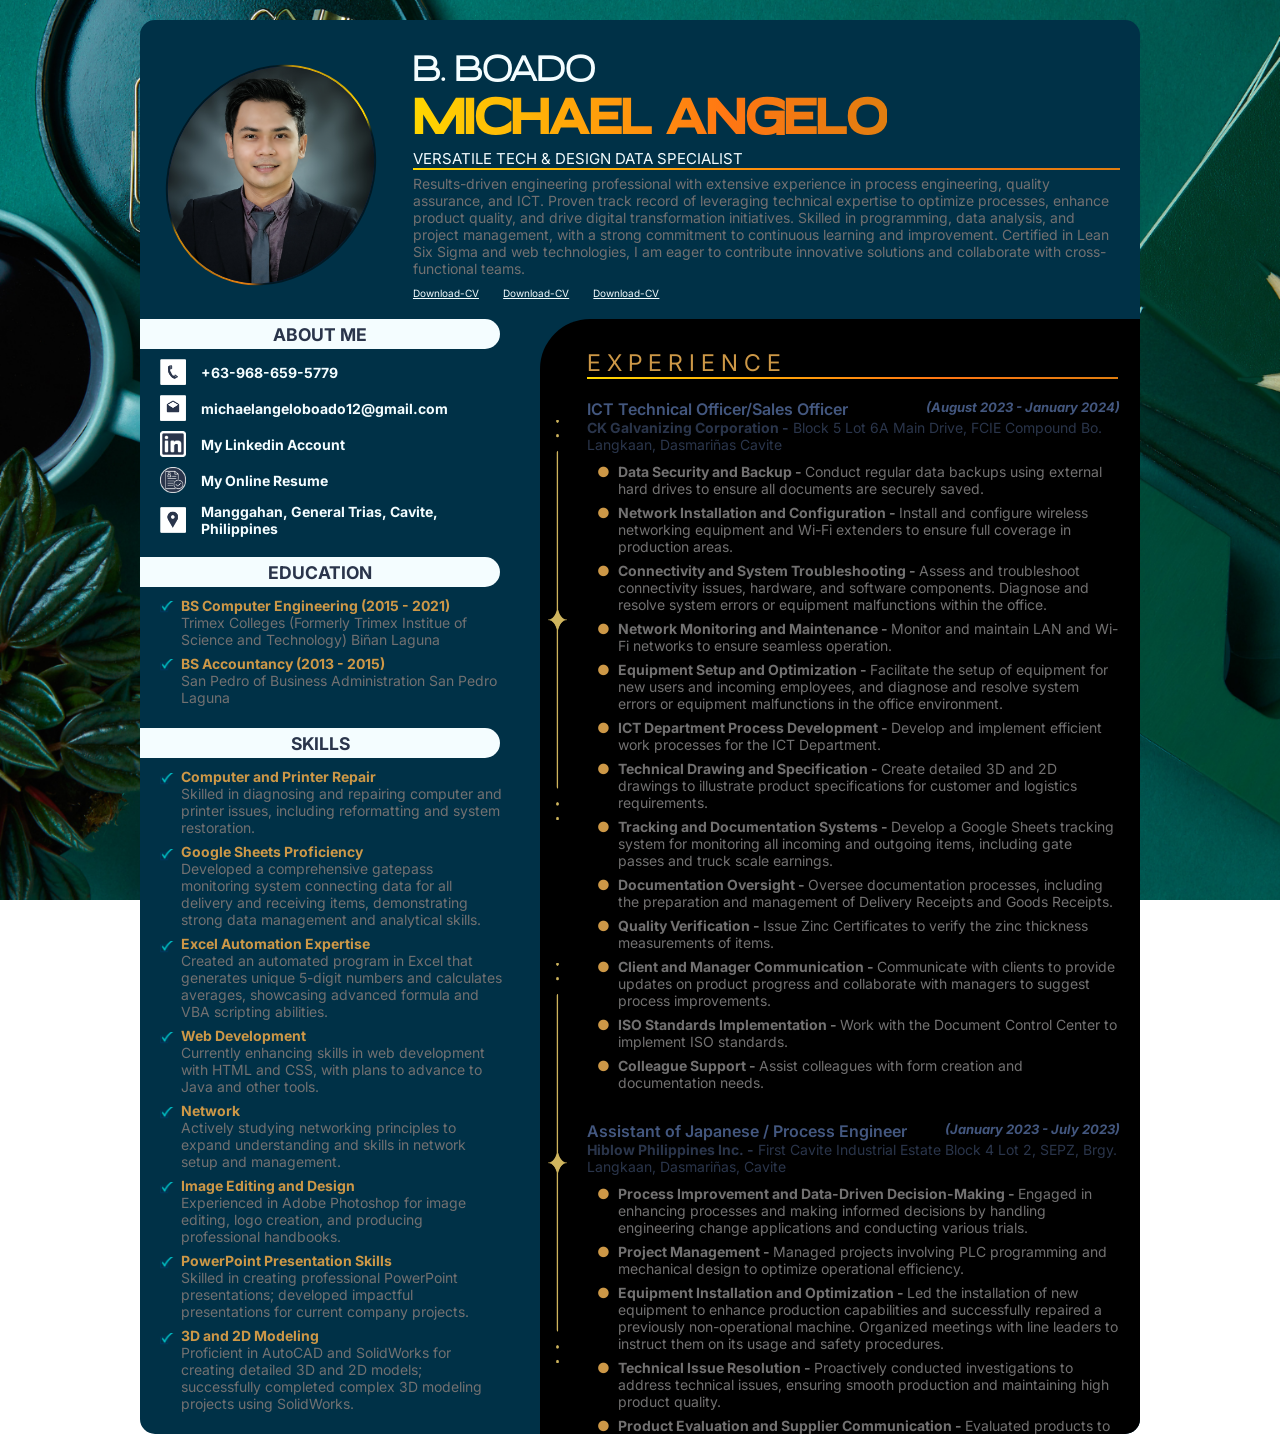
<file: index.html>
<!DOCTYPE html>
<html lang="en">
<head>
    <title>Resume</title>
    <meta charset="UTF-8" />
    <meta name="viewport" content="width=device-width, initial-scale=1.0" />
    <meta http-equiv="X-UA-Compatible" content="IE=edge" />
    
    <link rel="stylesheet" href="./CSS/style.css">
</head>
<body>
    <div class="container">
        <div class="profile_container">
            <div class="first_profile_container">
               <div class="outerMost_container_img">
                    <div class="imgContainer">
                        <div class="content">
                            <img class="image_container rotation" src="./Images/Items/Professional_Picture.jpg">
            
                            <div class="hoverImgContent">
                                <h2>THIS IS ME<br />
                                    <span>Design, Program & Technical skill</span>
                                </h2>
                                
                                <a href="https://www.linkedin.com/in/michael-angelo-boado-194408238" >Hire Me</a>
                            </div>
                        </div>
                    </div>

               </div>
                
                
                <div class="content_firstProfileContainer">
                    <h1 class="profile_name">
                        <span class="profile_name_lastName">B. Boado</span>
                        <span class="profile_name_firstName">Michael Angelo</span>
                    </h1>
                    
                    <h2 class="profile_title">Versatile Tech & Design Data Specialist</h2>
                    
                    <hr class="horizontalRule" />
                    
                    <p class="description">
                        Results-driven engineering professional with extensive experience in process engineering, quality assurance, and ICT. Proven
                        track record of leveraging technical expertise to optimize processes, enhance product quality, and drive digital transformation
                        initiatives. Skilled in programming, data analysis, and project management, with a strong commitment to continuous learning
                        and improvement. Certified in Lean Six Sigma and web technologies, I am eager to contribute innovative solutions and
                        collaborate with cross-functional teams.
                    </p>
                    
                    <!--for pdf resume download-->
                    <a class="downloadBtn" href="Michael_Angelo_Boado_CV_(3_pages).pdf" download="Michael Angelo Boado - CV.pdf" style="margin-right: 3%;">Download-CV</a> 
                    <a class="downloadBtn" href="Michael_Angelo_Boado_CV_WithDesign_(3_pages).pdf" download="Michael Angelo Boado - CV.pdf" style="margin-right: 3%;">Download-CV</a>
                    <a class="downloadBtn" href="Michael_Angelo_Boado_CV_(1-Page).pdf" download="Michael Angelo Boado - CV.pdf">Download-CV</a> 
                </div>
            </div>
        </div>
        
        <div class="left_container">
            <div class="group_1">
                <div class="indicator">
                    <h3>ABOUT ME</h3>
                </div>
                
                <div class="indicator_container">
                    <div class="content_aboutMeContainer">
                        <img class="logo" src="./Images/Items/phone_logo.png"/>
                        <p class="aboutMe_details"><b>+63-968-659-5779</b></p></div>
                        
                    <div class="content_aboutMeContainer">
                        <img class="logo" src="./Images/Items/email_logo.png"/>
                        <p class="aboutMe_details">
                            <b>michaelangeloboado12@gmail.com</b></p></div>
                        
                    <div class="content_aboutMeContainer">
                        <img class="logo" src="./Images/Items/linkedin_logo.png"/>
                        <a class="aboutMe_details anchorTag" 
                            href="https://www.linkedin.com/in/michael-angelo-boado-194408238" 
                            target="_blank">
                            <b>My Linkedin Account</b></a></div>
                    
                    <div class="content_aboutMeContainer">
                        <img class="logo" src="./Images/Items/resume_logo.png"/>
                        <a class="aboutMe_details anchorTag" 
                            href="https://mabbility.github.io/My-Online-Resume/" 
                            target="_blank">
                                <b>My Online Resume</b></a></div>
                    
                    <div class="content_aboutMeContainer">
                        <img class="logo" src="./Images/Items/location_logo.png"/>
                        <a class="aboutMe_details anchorTag" 
                            href="https://g.co/kgs/DFK6YFW" 
                            target="_blank">
                                <b>Manggahan, General Trias, Cavite, Philippines</b></a></div>
                </div>
            </div>
            
            <div class="group_2">
                <div class="indicator">
                    <h3>EDUCATION</h3>
                </div>
                
                <ul class="indicator_container">
                    <li class="MyCourse">
                        <a class="MyCourse" 
                           href="./Images/Acedemic_Certification/BSCOE_Certificate.png" 
                           target="_blank">
                            <b class="hoverEffect">BS Computer Engineering (2015 - 2021)</b></a>
                            
                        <p class="description">Trimex Colleges (Formerly Trimex Institue of Science and Technology) Biñan Laguna</p></li>
                        
                    <li class="MyCourse"><b>BS Accountancy (2013 - 2015)</b>
                       <p class="description">San Pedro of Business Administration San Pedro Laguna</p></li>
                </ul>
            </div>
            
            <div class="group_3">
                <div class="indicator">
                    <h3>SKILLS</h3>
                </div>
                
                <ul class="indicator_container">
                    <li class="MySkills"><b>Computer and Printer Repair</b> 
                        <p class="description">Skilled in diagnosing and repairing computer and printer issues, including
                        reformatting and system restoration.</p></li>
                        
                    <li class="MySkills"><b>Google Sheets Proficiency</b>
                       <p class="description">Developed a comprehensive gatepass monitoring system connecting data for all
                        delivery and receiving items, demonstrating strong data management and analytical skills.</p></li>
                    
                    <li class="MySkills"><b>Excel Automation Expertise</b>
                        <p class="description">Created an automated program in Excel that generates unique 5-digit numbers and
                        calculates averages, showcasing advanced formula and VBA scripting abilities.</p></li>
                    
                    <li class="MySkills"><b>Web Development</b>
                        <p class="description">Currently enhancing skills in web development with HTML and CSS, with plans to
                        advance to Java and other tools.</p></li>
                        
                    <li class="MySkills"><b>Network</b>
                        <p class="description">Actively studying networking principles to expand understanding and skills in network setup
                        and management.</p></li>
                    
                    <li class="MySkills"><b>Image Editing and Design</b>
                        <p class="description">Experienced in Adobe Photoshop for image editing, logo creation, and producing
                        professional handbooks.</p></li>
                    
                    <li class="MySkills"><b>PowerPoint Presentation Skills</b>
                        <p class="description">Skilled in creating professional PowerPoint presentations; developed impactful
                        presentations for current company projects.</p></li>
                        
                    <li class="MySkills"><b>3D and 2D Modeling</b>
                        <p class="description">Proficient in AutoCAD and SolidWorks for creating detailed 3D and 2D models; successfully
                        completed complex 3D modeling projects using SolidWorks.</p></li>
                </ul>
            </div>
        </div>
        
        <div class="right_container">
            <div class="first_container_img">
                <img class="diamondLineDesignImage" src="./Images/Items/Line.png">
                <img class="diamondLineDesignImage" src="./Images/Items/Line.png">
            </div>
            
            <div class="second_container_expCert">
                <div class="scrollContainer">
                    <!--EXPERIENCE CONTAINER-->
                    <div class="container_indicator">
                        <h3 class="indicator_expCert">E X P E R I E N C E</h3>
                    
                        <hr class="horizontalRule" />
                    </div>
                    
                    <div class="experienceContainer">
                        <!--1st Inside Experience Container-->
                        <div class="inside_ExpContainer">
                            <div class="title_exp">
                                <a class="titleExpHoverEffect" 
                                    href="./Images/COE/2025_01_-_CK_Galvanizing_Corporation.png" 
                                    target="_blank">
                                    ICT Technical Officer/Sales Officer</a>
                                    
                                <h4><i>(August 2023 - January 2024)</i></h4>
                            </div>
                        
                            <p><b>CK Galvanizing Corporation -</b> 
                                Block 5 Lot 6A Main Drive, FCIE Compound Bo. Langkaan, Dasmariñas Cavite</p>
                            
                            <ul class="expDetails description">
                                <li><b>Data Security and Backup - </b> 
                                    Conduct regular data backups using external hard drives to ensure all documents 
                                    are securely saved.</li>
                                
                                <li><b>Network Installation and Configuration - </b>
                                    Install and configure wireless networking equipment and Wi-Fi extenders to ensure 
                                    full coverage in production areas.</li>
                                
                                <li><b>Connectivity and System Troubleshooting - </b>
                                    Assess and troubleshoot connectivity issues, hardware, and software components. 
                                    Diagnose and resolve system errors or equipment malfunctions within the office.</li>
                                
                                <li><b>Network Monitoring and Maintenance - </b>
                                    Monitor and maintain LAN and Wi-Fi networks to ensure seamless operation.</li>

                                 <li><b>Equipment Setup and Optimization - </b>
                                    Facilitate the setup of equipment for new users and incoming employees, and diagnose 
                                    and resolve system errors or equipment malfunctions in the office environment.</li>
                                    
                                <li><b>ICT Department Process Development - </b>
                                    Develop and implement efficient work processes for the ICT Department.</li>
                                    
                                <li><b>Technical Drawing and Specification - </b>
                                    Create detailed 3D and 2D drawings to illustrate product specifications for 
                                    customer and logistics requirements.</li>
                                    
                                <li><b>Tracking and Documentation Systems - </b>
                                    Develop a Google Sheets tracking system for monitoring all incoming and outgoing items, 
                                    including gate passes and truck scale earnings.</li>
                                    
                                <li><b>Documentation Oversight - </b>
                                    Oversee documentation processes, including the preparation and management of 
                                    Delivery Receipts and Goods Receipts.</li>
                                
                                <li><b>Quality Verification - </b>
                                    Issue Zinc Certificates to verify the zinc thickness measurements of items.</li>
                                
                                <li><b>Client and Manager Communication - </b>
                                    Communicate with clients to provide updates on product progress and collaborate with 
                                    managers to suggest process improvements.</li>
                                
                                <li><b>ISO Standards Implementation - </b>
                                    Work with the Document Control Center to implement ISO standards.</li>
                                
                                <li><b>Colleague Support - </b>
                                    Assist colleagues with form creation and documentation needs.</li>
                            </ul>
                        </div>
                        
                        <!--2nd Inside Experience Container-->
                        <div class="inside_ExpContainer">
                            <div class="title_exp">
                                <a class="titleExpHoverEffect" 
                                href="Images/COE/2023_07_-_HIBLOW_Philippines_Inc.png" 
                                target="_blank">
                                    Assistant of Japanese / Process Engineer</a>
                                    
                                <h4><i>(January 2023 - July 2023)</i></h4>
                            </div>
                        
                            <p><b>Hiblow Philippines Inc. -</b> 
                                First Cavite Industrial Estate Block 4 Lot 2, SEPZ, Brgy. Langkaan, Dasmariñas, Cavite</p>
                            
                            <ul class="expDetails description">
                                <li><b>Process Improvement and Data-Driven Decision-Making - </b> 
                                    Engaged in enhancing processes and making informed decisions by handling engineering 
                                    change applications and conducting various trials.</li>
                                
                                <li><b>Project Management - </b>
                                    Managed projects involving PLC programming and mechanical design to optimize operational 
                                    efficiency.</li>
                                
                                <li><b>Equipment Installation and Optimization - </b>
                                    Led the installation of new equipment to enhance production capabilities and successfully 
                                    repaired a previously non-operational machine. Organized meetings with line leaders to 
                                    instruct them on its usage and safety procedures.</li>
                                
                                <li><b>Technical Issue Resolution - </b>
                                    Proactively conducted investigations to address technical issues, ensuring smooth production 
                                    and maintaining high product quality.</li>

                                <li><b>Product Evaluation and Supplier Communication - </b>
                                    Evaluated products to ensure they meet quality standards and maintained open communication 
                                    with suppliers to effectively address technical concerns.</li>
                            </ul>
                        </div>
                        
                        <!--3rd Inside Experience Container-->
                        <div class="inside_ExpContainer">
                            <div class="title_exp">
                                <a class="titleExpHoverEffect" 
                                    href="Images/COE/2022_11_-_Philippines_Ogami_Corporation.png" 
                                    target="_blank">
                                    QA/QC Engineer</a>
                                    
                                <h4><i>(June 2022 - November 2022)</i></h4></div>
                        
                            <p><b>Philippines Ogami Corporation -</b> 
                                Block 5 Lot 6A Main Drive, FCIE Compound Bo. Langkaan, Dasmariñas Cavite</p>
                            
                            <ul class="expDetails description">
                                <li><b>Product Evaluation - </b> 
                                    Conducted thorough evaluations of products, ensuring high-quality standards.</li>
                                
                                <li><b>Report Generation - </b>
                                    Developed corrective action reports and 8D reports, addressing and resolving
                                    quality issues.</li>
                                
                                <li><b>Process Development - </b>
                                    Designed check sheets, CPK/PPK, and processes for product testing, enhancing 
                                    quality control measures.</li>
                                
                                <li><b>Supplier Communication - </b>
                                    Worked closely with suppliers to ensure product quality and specifications, 
                                    maintaining high standards.</li>
                            </ul>
                        </div>
                        
                        <!--4th Inside Experience Container-->
                        <div class="inside_ExpContainer">
                            <div class="title_exp">
                                <a class="titleExpHoverEffect" 
                                    href="Images/COE/2022_05_-_San_Miguel_Logistic.png" 
                                    target="_blank">
                                    Store Keeper</a>
                                    
                                <h4><i>(July 2021 - May 2022)</i></h4>
                            </div>
                        
                            <p><b>San Miguel Integrated Logistics Services Inc. -</b> 
                                Governor’s Drive, BO. De Fuego, Brgy. San Francisco, General Trias City., Philippines</p>
                            
                            <ul class="expDetails description">
                                <li><b>Inventory Management - </b> 
                                    Utilized SAP for efficient inventory management, ensuring accurate stock levels 
                                    and timely replenishment.</li>
                                
                                <li><b>Order Fulfillment - </b>
                                    Managed picking, withdrawals, and receiving processes, ensuring smooth and accurate 
                                    order fulfillment.</li>
                                
                                <li><b>Stockroom Organization - </b>
                                    Maintained an orderly stockroom, facilitating quick and efficient access to 
                                    inventory.</li>
                                
                                <li><b>Forklift Operation - </b>
                                    Operated forklifts and handheld scanners, ensuring safe and efficient stock 
                                    handling.</li>
                            </ul>
                        </div>
                        
                        <!--5th Inside Experience Container-->
                        <div class="inside_ExpContainer">
                            <div class="title_exp">
                                <a class="titleExpHoverEffect" 
                                    href="Images/COE/2021_03_-_Mitsukoshi.png" 
                                    target="_blank">Stock Associate</a>
                                    
                                <h4><i>(July 2020 - March 2021)</i></h4>
                            </div>
                        
                            <p><b>Mitsukoshi Motors Philippines Inc. -</b> 
                                Brgy. Bancal Maguyam Road. Carmona Cavite</p>
                            
                            <ul class="expDetails description">
                                <li><b>Parts Preparation - </b> 
                                    Prepared and issued motor parts, ensuring accurate and timely availability for 
                                    production.</li>
                                
                                <li><b>Stock Inspection - </b>
                                    Inspected and counted stock for damage, spoilage, or missing items, maintaining 
                                    high-quality standards.</li>
                            </ul>
                        </div>
                        
                        <!--6th Inside Experience Container-->
                        <div class="inside_ExpContainer">
                            <div class="title_exp">
                                <a class="titleExpHoverEffect" 
                                    href="Images/COE/2018_08_-_Almazora.png" 
                                    target="_blank">
                                    CAD Engineer (Internship)</a>
                                    
                                <h4><i>(June 2018 - August 2018)</i></h4>
                            </div>
                        
                            <p><b>Almazora Motors Corporation -</b> 
                                PTC Carmona Cavite</p>
                            
                            <ul class="expDetails description">
                                <li><b>Model Development - </b> 
                                    Designed and developed high-quality models using 3D and 2D CAD tools, meeting design
                                    requirements and targets.</li>
                            </ul>
                        </div>
                        
                        <!--7th Inside Experience Container-->
                        <div class="inside_ExpContainer">
                            <div class="title_exp">
                                <h4>Purchasing MSR</h4>
                                <h4><i>(September 2014 - April 2015)</i></h4>
                            </div>
                        
                            <p><b>Karumona Nagano Seiko, Inc. -</b> 
                                Hong Chang Compound Brgy. Lantic, Carmona, Cavite</p>
                            
                            <ul class="expDetails description">
                                <li><b>Supplier Evaluation - </b> 
                                    Evaluated suppliers based on price, quality, and availability, ensuring the best 
                                    deals for the company.</li>
                                    
                                <li><b>Contract Negotiation - </b> 
                                    Negotiated contracts with suppliers, securing favorable terms.</li>
                                
                                <li><b>Delivery Coordination - </b> 
                                    Scheduled deliveries and resolved shipping errors, ensuring timely and accurate 
                                    receipt of goods.</li>
                            </ul>
                        </div>
                        
                        <!--8th Inside Experience Container-->
                        <div class="inside_ExpContainer">
                            <div class="title_exp">
                                <a class="titleExpHoverEffect" 
                                    href="Images/COE/2012_10_-_Procycle_Industrial_inc.png" 
                                    target="_blank">
                                    Factory Worker</a>
                                    
                                <h4><i>(May 2012 – October 2012)</i></h4>
                            </div>
                        
                            <p><b>Procycle Industrial Inc. - </b> 
                                People’s Technology Complex, Special Economic Zone, Carmona Cavite</p>
                            
                            <ul class="expDetails description">
                                <li><b>Assembly and Packaging - </b> 
                                    Assembled and packaged bikes, ensuring quality and efficiency.</li>
                            </ul>
                        </div>
                    </div>
                    
                    <!--CERTIFICATION CONTAINER-->
                    <div class="container_indicator">
                        <h3 class="indicator_expCert">C E R T I F I C A T I O N S</h3>
                    
                        <hr class="horizontalRule" />
                    </div>
                    
                    <div class="experienceContainer">
                        <ul class="expDetails description">
                            <li class="Certifications_Details"><h4>
                                <a class="Anchor_Certifications_Details" 
                                   href="./Images/Certification/HTML_and_CSS_for_Beginners_-_Build_a_Website_&_Launch_Online.png" 
                                   target="_blank">
                                    HTML AND CSS FOR BEGINNERS - BUILD A WEBSITE & LAUNCH ONLINE</a></h4>
                                
                                <p>(<i>January 2025</i>) UDEMY</p></li>
                                
                            <li class="Certifications_Details"><h4>
                                <a class="Anchor_Certifications_Details" 
                                   href="./Images/Certification/PLDT_Discovery_Session.png" 
                                   target="_blank">
                                    PLDT DISCOVERY SESSION WITH FCIE LOCATORS</a></h4>
                                
                                <p>(<i>November 2024</i>) Carla Marie D. Perez and Dennis Magbatoc</p></li>
                            
                            <li class="Certifications_Details"><h4>
                                <a class="Anchor_Certifications_Details" 
                                   href="./Images/Certification/Lean_Six_Sigma_White_Belt_Certificate.png" 
                                   target="_blank">
                                    LEAN SIX SIGMA WHITE BELT CERTIFICATION</a></h4>
                                
                                <p>(<i>August 2024</i>)  Prof. Dr. Marcelo Mechado Fernandez</p></li>
                            
                            <li class="Certifications_Details"><h4>
                                <a class="Anchor_Certifications_Details" 
                                   href="./Images/Certification/CSS_Certification_Course.png" 
                                   target="_blank">
                                    CSS CERTIFICATION COURSE</a></h4>
                                
                                <p>(<i>May 2024</i>) Programming Hub</p></li>
                            
                            <li class="Certifications_Details"><h4>
                                <a class="Anchor_Certifications_Details" 
                                   href="./Images/Certification/HTML_Advanced_Certification_Course.png" 
                                   target="_blank">
                                    HTML ADVANCED CERTIFICATION COURSE</a></h4>
                                
                                <p>(<i>April 2024</i>) Programming Hub</p></li>
                            
                            <li class="Certifications_Details"><h4>
                                <a class="Anchor_Certifications_Details" 
                                   href="./Images/Certification/HTML_Certification_Course.png" 
                                   target="_blank">
                                    HTML CERTIFICATION COURSE</a></h4>
                                
                                <p>(<i>March 2024</i>) Programming Hub</p></li>
                            
                            <li class="Certifications_Details"><h4>
                                <a class="Anchor_Certifications_Details" 
                                   href="./Images/Certification/Fundamentals_Certification_Course.png" 
                                   target="_blank">
                                    FUNDAMENTALS CERTIFICATION COURSE</a></h4>
                                
                                <p>(<i>March 2024</i>) Programming Hub</p></li>
                            
                            <li class="Certifications_Details"><h4>
                                <a class="Anchor_Certifications_Details" 
                                   href="./Images/Certification/ISO_19011_2018_Guidelines_for_Auditing_Management_System_(Applied_in_ISO_9001_2015_Qualiy_Management_System).png" 
                                   target="_blank">
                                    ISO 19011: 2018 Guidelines for auditing management system (Applied in ISO 9001:2015 
                                    Quality Management System)</a></h4>
                                
                                <p>(<i>January 2024</i>) MMP Management System Consultancy Services</p></li>
                            
                            <li class="Certifications_Details"><h4>
                                <a class="Anchor_Certifications_Details" 
                                   href="./Images/Certification/Korean_Language_Training.png" 
                                   target="_blank">
                                    Korean Language Training</a></h4>
                                
                                <p>(<i>January 2024</i>) SK Achiever's Tutorial Center</p></li>
                            
                            <li class="Certifications_Details"><h4>
                                <a class="Anchor_Certifications_Details" 
                                   href="./Images/Certification/ISO_9001_2015_Quality_Management_System_Awareness_Seminar_and_Training_Workshop.png" 
                                   target="_blank">
                                    ISO 9001:2015 QUALITY MANAGEMENT SYSTEM Awareness Seminar and Training Workshop</a></h4>
                                
                                <p>(<i>October 2023</i>) MMP Management System Consultancy Services</p></li>
                            
                            <li class="Certifications_Details"><h4>
                                <a class="Anchor_Certifications_Details" 
                                   href="./Images/Certification/Philippine_Ogami_Corporation_-_5'S_Awareness_Course.png" 
                                   target="_blank">
                                    5'S AWARENESS COURSE</a></h4>
                                
                                <p>(<i>June 2022</i>) Philippine Ogami Corporation</p></li>
                            
                            <li class="Certifications_Details"><h4>
                                <a class="Anchor_Certifications_Details" 
                                   href="./Images/Certification/Philippine_Ogami_Corporation_-_ISO_14001_2015_Awareness_Course.png" 
                                   target="_blank">
                                    ISO 14001:2015 AWARENESS COURSE</a></h4>
                                
                                <p>(<i>June 2022</i>) Philippine Ogami Corporation</p></li>
                            
                            <li class="Certifications_Details"><h4>
                                <a class="Anchor_Certifications_Details" 
                                   href="./Images/Certification/Philippine_Ogami_Corporation_-_ISO_9001_2015_Awareness_Course.png" 
                                   target="_blank">
                                    ISO 9001:2015 AWARENESS COURSE</a></h4>
                                
                                <p>(<i>June 2022</i>) Philippine Ogami Corporation</p></li>
                            
                            <li class="Certifications_Details"><h4>
                                <a class="Anchor_Certifications_Details" 
                                   href="./Images/Certification//Philippine_Ogami_Corporation_-_Pollution_Control_Awareness.png" 
                                   target="_blank">
                                    POLLUTION CONTROL AWARENESS</a></h4>
                                
                                <p>(<i>June 2022</i>) Philippine Ogami Corporation</p></li>
                            
                            <li class="Certifications_Details"><h4>
                                <a class="Anchor_Certifications_Details" 
                                   href="./Images/Certification/Philippine_Ogami_Corporation_-_Product_Reject_&_Inspection_Process.png" 
                                   target="_blank">
                                    PRODUCT REJECT & INSPECTION PROCESS</a></h4>
                                
                                <p>(<i>June 2022</i>) Philippine Ogami Corporation</p></li>
                            
                            <li class="Certifications_Details"><h4>
                                <a class="Anchor_Certifications_Details" 
                                   href="./Images/Certification/Philippine_Ogami_Corporation_-_QC_Training_Course.png" 
                                   target="_blank">
                                    QC TRAINING COURSE</a></h4>
                                
                                <p>(<i>June 2022</i>) Philippine Ogami Corporation</p></li>
                            
                            <li class="Certifications_Details"><h4>
                                <a class="Anchor_Certifications_Details" 
                                   href="./Images/Certification/Philippine_Ogami_Corporation_-_Safety_Awareness_Course.png" 
                                   target="_blank">
                                    SAFETY AWARENESS COURSE</a></h4>
                                
                                <p>(<i>May 2022</i>) Philippine Ogami Corporation</p></li>
                            
                            <li class="Certifications_Details"><h4>
                                <a class="Anchor_Certifications_Details" 
                                   href="./Images/Certification/Erovoutika_-_Internet_of_Things_(IoT)_Technology.png" 
                                   target="_blank">
                                    INTERNET OF TTHINGS (IOT) TECHNOLOGY</a></h4>
                                
                                <p>(<i>March 2020</i>) EROVOUTIKA - Robotics and Automation solutions</p></li>
                            
                            <li class="Certifications_Details"><h4>
                                <a class="Anchor_Certifications_Details" 
                                   href="./Images/Certification/Erovoutika_-_Robotics_Technology.png" 
                                   target="_blank">
                                    ROBOTICS TECHNOLOGY</a></h4>
                                
                                <p>(<i>February 2020</i>) EROVOUTIKA - Robotics and Automation solutions</p></li>
                            
                            <li class="Certifications_Details"><h4>
                                <a class="Anchor_Certifications_Details" 
                                   href="./Images/Certification/Trimex_-_Trust_Me_I'm_an_Engineer.png" 
                                   target="_blank">
                                    TRUST ME I'M ENGINEER</a></h4>
                                
                                <p>(<i>February 2020</i>) Trimex Colloges</p></li>
                            
                            <li class="Certifications_Details"><h4>
                                <a class="Anchor_Certifications_Details" 
                                   href="./Images/Certification/Trimex_-_Robotics_Seminar_&_Workshop.png" 
                                   target="_blank">
                                    ROBOTICS SEMINAR & WORKSHOP</a></h4>
                                
                                <p>(<i>February 2019</i>) Trimex Colloges</p></li>
                            
                            <li class="Certifications_Details"><h4>
                                <a class="Anchor_Certifications_Details" 
                                   href="./Images/Certification/PUP_-_Artificial_Intelligence_in_Robotics.png" 
                                   target="_blank">
                                    ARTIFICIAL INTELLIGENCE IN ROBOTICS</a></h4>
                                
                                <p>(<i>January 2018</i>) Polytechnic University of the Philippines</p></li>
                            
                            <li class="Certifications_Details"><h4>
                                <a class="Anchor_Certifications_Details" 
                                   href="./Images/Certification/PUP_-_Photo_Editing.png" 
                                   target="_blank">
                                    PHOTO EDITING</a></h4>
                                
                                <p>(<i>January 2018</i>) Polytechnic University of the Philippines</p></li>
                                
                            <li class="Certifications_Details"><h4>
                                <a class="Anchor_Certifications_Details" 
                                   href="./Images/Certification/PUP_-_Video_Editing.png" 
                                   target="_blank">
                                    VIDEO EDITING</a></h4>
                                
                                <p>(<i>January 2018</i>) Polytechnic University of the Philippines</p></li>
                            
                            <li class="Certifications_Details"><h4>
                                <a class="Anchor_Certifications_Details" 
                                   href="./Images/Certification/PUP_-_Video_Blogging.png" 
                                   target="_blank">
                                    VIDEO BLOGGING</a></h4>
                                
                                <p>(<i>January 2018</i>) Polytechnic University of the Philippines</p></li>
                            
                            <li class="Certifications_Details"><h4>
                                <a class="Anchor_Certifications_Details" 
                                   href="./Images/Certification/PUP_-_Wearable_Smart_Technology.png" 
                                   target="_blank">
                                    WEARABLE SMART TECHNOLOGY</a></h4>
                                
                                <p>(<i>January 2018</i>) Polytechnic University of the Philippines</p></li>
                            
                            <li class="Certifications_Details"><h4>
                                <a class="Anchor_Certifications_Details" 
                                   href="./Images/Certification/IOT_Summit_Philippines_-_Internet_of_Things_Summit_Philippines.png" 
                                   target="_blank">
                                    IOT SUMMIT PHILIPPINES CONFERENCE 2017</a></h4>
                                
                                <p>(<i>March 2017</i>) IOT Summit Philippines</p></li>
                        </ul>
                    </div>
                </div>
            </div>
        </div>
    </div>
</body>
</html>
</file>
<file: CSS/style.css>
@import url('https://fonts.googleapis.com/css2?family=Inter:ital,opsz,wght@0,14..32,100..900;1,14..32,100..900&display=swap');

@font-face{
    src: url(../Font/neochic-thin.otf);
    font-family: myFont1;}

@font-face{
    src: url(../Font/neochic-regular.otf);
    font-family: myFont2;}

@import url('https://fonts.googleapis.com/css2?family=Inter:ital,opsz,wght@0,14..32,100..900;1,14..32,100..900&display=swap');

/*layouts*/
@media only screen and (max-width: 768px){
    .container{
        width: 100%;
        grid-template-columns: 1fr;
        padding: 3rem;
        gap: 7rem;}}

@media only screen and (max-width: 768px){
    .profile_container > .first_profile_container{
        flex-direction: column;}}


/* Keyframes for moving gradient back and forth */
@keyframes gradientOscillate {
    0% {background-position: 0% 50%; /* Start gradient at the left */}
    50% {background-position: 100% 50%; /* Move gradient to the right */}
    100% {background-position: 0% 50%; /* Move gradient back to the left */}}

*{
    padding: 0;
    margin: 0;
    box-sizing: border-box; /*helps you keep the box size fixed*/}

:root{
    --primary_color: #ff7613;
    --first_text_color: #727171;
    --second_text_color: #F4FDFF;
    --third_text_color: #CD9847;
    --fourth_text_color: #2A354B;
    --fifth_text_color: #55606f}

html{
    font-size: 10px;}

body{
    font-family: Inter, sans-serif;
    color: white;
    margin: 0;
    background-image: url(../Images/Items/Emerald_&_Black_Minimalist_Simple_Office_Tables_Desktop_Wallpaper_Lower.png);
    background-position: center;
    background-repeat: no-repeat;
    background-attachment: fixed;
    background-size: cover;}

.container{
    max-width: 1000px;
    width: 90%;
    margin: 2rem auto;
    display: grid;
    background: #003147; /*background: #070707;*/
    grid-template-columns: 1fr 1.5fr;
    border-radius: 1.5rem;
    z-index: -11;
}

/*common styles*/
img{
    width: 100%;}

a{
    text-decoration: none;
    color: var(--second_text_color);}

.description{
    font-size: 1.4rem;
    font-weight: 400;
    color: var(--first_text_color);}

.indicator{
    margin: 0;
    padding: 0;
    border-radius: 0 1.5rem 1.5rem 0;
    background-color: var(--second_text_color);
    color: var(--fourth_text_color);
    width: 100%;
    height: 3rem;
    font-size: 1.5rem;
    font-weight: 600;
    display: flex;
    justify-content: center;
    align-items: center;}

.left_container .indicator_container, .left_container .indicator_container{
    display: flex;
    flex-direction: column;
    width: 90%;
    margin: 1rem 0 1rem 2rem;}

.profile_container .horizontalRule, .right_container .horizontalRule{
    /* 
    *       POSSIBLE TO USE 
    * border: 0; Remove default border
    * border-top: 2px solid #4CAF50; Green color
    * 
    *       POSSIBLE TO USE
    * border: none; Remove the default border 
    * height: 1px; Set the thickness
    * background-color: #ff6347; Tomato color
    * 
    * 
    * background: linear-gradient(to right, #FCC201, #85582C);  Gradient from brown to bright golden
    */
    
    /* Style for the horizontal rule with moving gradient */
    border: none; /* Remove default border */
    height: 2px; /* Set thickness */
    background: linear-gradient(90deg, #FFD700, #ff7613, #C1860D, #9C6715); /* Define gradient colors */
    background-size: 200% 100%; /* Extend gradient for smooth animation */
    animation: gradientOscillate 5s ease infinite; /* Animate gradient movement */
    
    margin-bottom: 0.5rem;}

/***********First Container***********/
.profile_container{
    grid-column: 1 / -1;
    margin: 3rem 2rem 2rem 1rem;}

.profile_container .first_profile_container{
    /*border: 1px solid red;*/
    display: flex;}

/*For Image Main Container*/
.profile_container > .first_profile_container .outerMost_container_img{
    max-width: 250px;
    width: 300px;
    display: flex;
    justify-content: center;
    align-items: center;
    
     /*this is for going backwar to shoe the glowing effect of animation of profile picture*/
    z-index: 1;}

/*****Border Animations*****/
@property --angle{
    syntax: "<angle>";
    initial-value: 25deg;
    inherits: false;}

.imgContainer{
    background: rgba(0,0,0,0.5);
    position: relative;
    width: 200px;
    height: 230px;
    border-radius: 50%;
    transform: rotate(35deg);
    
    /*This is for hiding the overflow of the box*/
    overflow: hidden;}

.imgContainer::before{
    content: '';
    position: absolute;
    inset: -4px 50px;
    background-image: conic-gradient(from var(--angle), #FFD700, #ff7613, #C1860D, #9C6715, #FFD700);
    transition: 0.5s;
    animation: animate 4s linear infinite;
            
    /*for filtering the color*/
    filter: blur(0.4rem);
    /*for opacity of the color*/
    opacity: 1;}

.imgContainer:hover::before{
    /*This is for the size of the box when you hover it*/
    inset: -5px -20px;}

@keyframes animate{
    0%{
        transform: rotate(0deg);}
    
    100%{
        transform: rotate(360deg);}
}

.imgContainer::after{
    content: '';
    position: absolute;
    background: #162052;
    inset: 2px; /*size of the oblong border outside*/
    border-radius: 50%;}

.content{
    position: absolute;
    /*border: 3px solid #070a1c;*/
    inset: 2px;
    z-index: 3;
    border-radius: 50%;
    overflow: hidden;
    
    display: flex;
    justify-content: center;
    align-items: center;}

.content:hover{
    border: 3px solid #070a1c;
    inset: 20px;
    transition: 0.5s;}

.content > .image_container{
    transform: rotate(-35deg); /*to put back the rotation*/
    position: absolute;
    top: 0;
    left: -1%;
    width: 105%;
    height: 100%;
    object-fit: cover;
    transition: 0.5s;
    pointer-events: none;
    
    /*for hiding .hoverImgContent and the image will be front*/
    z-index: 3;}

.imgContainer:hover .content > .image_container{
    opacity: 0;}

.hoverImgContent{
    /*to put back the rotation*/
    transform: rotate(-35deg);
    position: relative;
    display: flex;
    flex-direction: column;
    justify-content: center;
    align-items: center;}

.hoverImgContent h2{
    font-size: 1.5em; 
    text-align: center;
    color: #fff;
    font-weight: 600;
    letter-spacing: 0.05em;
    text-transform: uppercase;}

.hoverImgContent h2 span{
    font-weight: 300;
    font-size: 0.7em;}

 .hoverImgContent a{
    margin-top: 10px;
    padding: 10px 20px;
    background: #fff;
    color: #070a1c;
    border-radius: 25px;
    font-weight: 500;
    font-size: 1.25em;
    letter-spacing: 0.05em;
    text-decoration: none;
     
     /*This is for the effect of the transition when hovering*/
    transition: 0.5s;}

.hoverImgContent a:hover{
    letter-spacing: 0.2em;}



/*This first inner container is for the picture that will crop the overflow of an image*/
.profile_container > .first_profile_container .inner_container_img {
    position: relative;
    width: 200px; /* Set the desired width */
    height: 230px; /* Set the desired height */
    border-radius: 50%;
    overflow: hidden; /* Hide overflowing parts */
    margin: 0 auto; /* For visual clarity */
    padding: 0;}

.profile_container > .first_profile_container .image_container {
    position: absolute;
    margin: 0;
    padding: 0;
    left: -4%;
    width: 107%;
    height: 100%;
    
    /* Counter-rotate the content */
    transform: rotate(-35deg); 
    /* Clip the image to fit the rotated container */}

.profile_container .content_firstProfileContainer{
    padding: 0;
    margin-left: 2rem;
    width: 90%;}

.profile_container .profile_name{
    display: block;}

.profile_container .profile_name > .profile_name_lastName{
    color: #F4FDFF;
    display: block;
    font-family: myFont1;
    white-space: nowrap; /* Prevent text from wrapping */
    text-overflow: ellipsis; /* Optional: show ellipsis for overflow */
    /*               min-FontWeight 
    *                |    
    *                |     8% of width size of the screen
    *                |     |    max-FontWeight*/
    font-size: clamp(2rem, 4vw, 4rem);
    text-transform: uppercase;}

.profile_container .profile_name > .profile_name_firstName{
    padding: 0;
    font-family: myFont2;
    
    background: linear-gradient(90deg, #FFD700, #ff7613, #C1860D, #9C6715); /* Define gradient colors */
    background-size: 200% 100%; /* Extend gradient for smooth animation */
    -webkit-background-clip: text; /* Clip gradient to text */
    -webkit-text-fill-color: transparent; /* Make text fill transparent */
    animation: gradientOscillate 5s ease infinite; /* Animate gradient movement */

    margin-bottom: 1rem;
    white-space: nowrap; /* Prevent text from wrapping */
    text-overflow: ellipsis; /* Optional: show ellipsis for overflow */
    /*               min-FontWeight 
    *                |    
    *                |     8% of width size of the screen
    *                |     |    max-FontWeight*/
    font-size: clamp(2.5rem, 5.5vw, 5.5rem);
    text-transform: uppercase;}



.profile_container .content_firstProfileContainer > .profile_title{
    color: var(--second_text_color);
    font-size: 1.5rem;
    font-weight: 400;
    text-transform: uppercase;}

.profile_container .content_firstProfileContainer > p{
    margin-bottom: 1rem;}

.profile_container .content_firstProfileContainer > .downloadBtn{
    text-decoration: underline;
    font-size: 1rem;
    margin-top: 1rem;}

.profile_container .content_firstProfileContainer > .downloadBtn:hover{
    color: var(--primary_color);}


/***********Second Container***********/
.left_container{
    width: 90%}

.left_container .indicator_container > .content_aboutMeContainer{
    display: flex;
    align-items: center;
    margin-bottom: 1rem;}

.left_container .content_aboutMeContainer > .logo{
    margin-right: 1.5rem;
    padding: 0;
    width: 8%;}

/*Group 1*/
.left_container > .group_1 .aboutMe_details{
    font-size: 1.4rem;
    font-weight: 400;
    color: var(--second_text_color);}

.left_container > .group_1 .anchorTag:hover{
    color: var(--primary_color);}


/*Group 2*/
.left_container > .group_2 .indicator_container{
    list-style: none; /* Remove default bullets */
    padding: 0;
    margin: 1rem 0 1.5rem 2rem;
    width: 95%;}

.left_container > .group_2 .indicator_container > li{
    position: relative;
    margin: 0 0 0.7rem 0;
    padding-left: 1.5em; /* Space for the icon */
    width: 100%;

}

.left_container > .group_2 .indicator_container > li::before{
    content: ''; /* Remove text content */
    position: absolute;
    top: 7%;
    left: 0;
    width: 1em; /* Adjust size as needed */
    height: 1em; /* Adjust size as needed */
    background-image: url('../Images/Items/Blue_Check.gif'); /* Path to your image */
    background-size: 1.7rem; /* Ensure the image is scaled correctly */
    background-repeat: no-repeat; /* Prevent the image from repeating */
    background-position: center; /* Center the image */
}

.left_container > .group_2 .indicator_container .MyCourse{
    font-size: 1.4rem;
    font-weight: 400;
    color: var(--third_text_color);}

.left_container > .group_2 .indicator_container .hoverEffect:hover{
    color: var(--primary_color);}

/*Group 3*/
.left_container > .group_3 .indicator_container{
    list-style: none; /* Remove default bullets */
    padding: 0;
    margin: 1rem 0 1.5rem 2rem;
    width: 95%;}

.left_container > .group_3 .indicator_container > li{
    position: relative;
    margin: 0 0 0.7rem 0;
    padding-left: 1.5em; /* Space for the icon */
    width: 100%;}

.left_container > .group_3 .indicator_container > li::before{
    content: ''; /* Remove text content */
    position: absolute;
    top: 7%;
    left: 0;
    width: 1em; /* Adjust size as needed */
    height: 1em; /* Adjust size as needed */
    background-image: url('../Images/Items/Blue_Check.gif'); /* Path to your image */
    background-size: 1.7rem; /* Ensure the image is scaled correctly */
    background-repeat: no-repeat; /* Prevent the image from repeating */
    background-position: center; /* Center the image */

}

.left_container > .group_3 .indicator_container > .MySkills{
    font-size: 1.4rem;
    font-weight: 400;
    color: var(--third_text_color);}



/***********Third Container***********/
.right_container{
    background-color: black;
    border-radius: 5rem 0 1.5rem 0;
    padding: 3rem 0 0 0.8rem;
    margin: 0;
    width: 100%;
    display: grid;
    grid-template-columns: 1fr 14fr;}

.right_container > .first_container_img{
    padding: 0 2rem 0 0;
    display: flex;
    flex-direction: column;
    justify-content: space-around;}

.right_container > .first_container_img > .diamondLineDesignImage{
    height: 40rem;}

.right_container > .second_container_expCert{
    /*border: 1px solid red;*/
    position: relative;
    width: 100%;}

.right_container > .second_container_expCert > .scrollContainer{
    position: absolute;
    width: 100%;
    height: 100%;
    overflow: hidden;
    overflow-y: auto;}

.right_container > .second_container_expCert > .scrollContainer::-webkit-scrollbar{
    /*For hiding the scroll bar*/
    display: none;}

.right_container > .second_container_expCert .container_indicator{
    margin-bottom: 2rem;
    max-width: 96%;}

.right_container > .second_container_expCert .indicator_expCert{
    font-size: 2.3rem;
    font-weight: 400;
    color: var(--third_text_color);}

.right_container > .second_container_expCert .experienceContainer{
    /*border: 1px solid red;*/
    margin: 0 2rem 6rem 0;}

.right_container > .second_container_expCert .inside_ExpContainer{
    margin-bottom: 3rem;}

.right_container > .second_container_expCert .title_exp{
    display: flex;
    justify-content: space-between;
    font-size: 1.6rem;
    font-weight: 600;
    color: #43577F;}

.right_container > .second_container_expCert .title_exp > h4{
    font-size: small;}

.right_container > .second_container_expCert .titleExpHoverEffect{
    color: #43577F;}

.right_container > .second_container_expCert .titleExpHoverEffect:hover{
    color: var(--primary_color);}

.right_container > .second_container_expCert p{
    font-size: 1.4rem;
    margin-bottom: 1rem;
    color: #2A354B;}

.right_container > .second_container_expCert .expDetails{
    list-style: none; /* Remove default bullets */
    padding-left: 1rem;
    width: 100%;}

.right_container > .second_container_expCert .expDetails li{
    position: relative;
    margin: 0 0 0.7rem 0;
    padding-left: 1.5em; /* Space for the icon */
    width: 100%;}

.right_container > .second_container_expCert .expDetails li::before{
    content: '●'; /* Unicode or icon */
    position: absolute;
    left: 0;
    color: var(--third_text_color);}

.right_container > .second_container_expCert .Anchor_Certifications_Details{
    color: var(--fifth_text_color);}

.right_container > .second_container_expCert .Anchor_Certifications_Details:hover{
    color: var(--primary_color);}

.right_container > .second_container_expCert .Certifications_Details > p{
    color: var(--first_text_color);
    font-size: smaller;}
</file>
